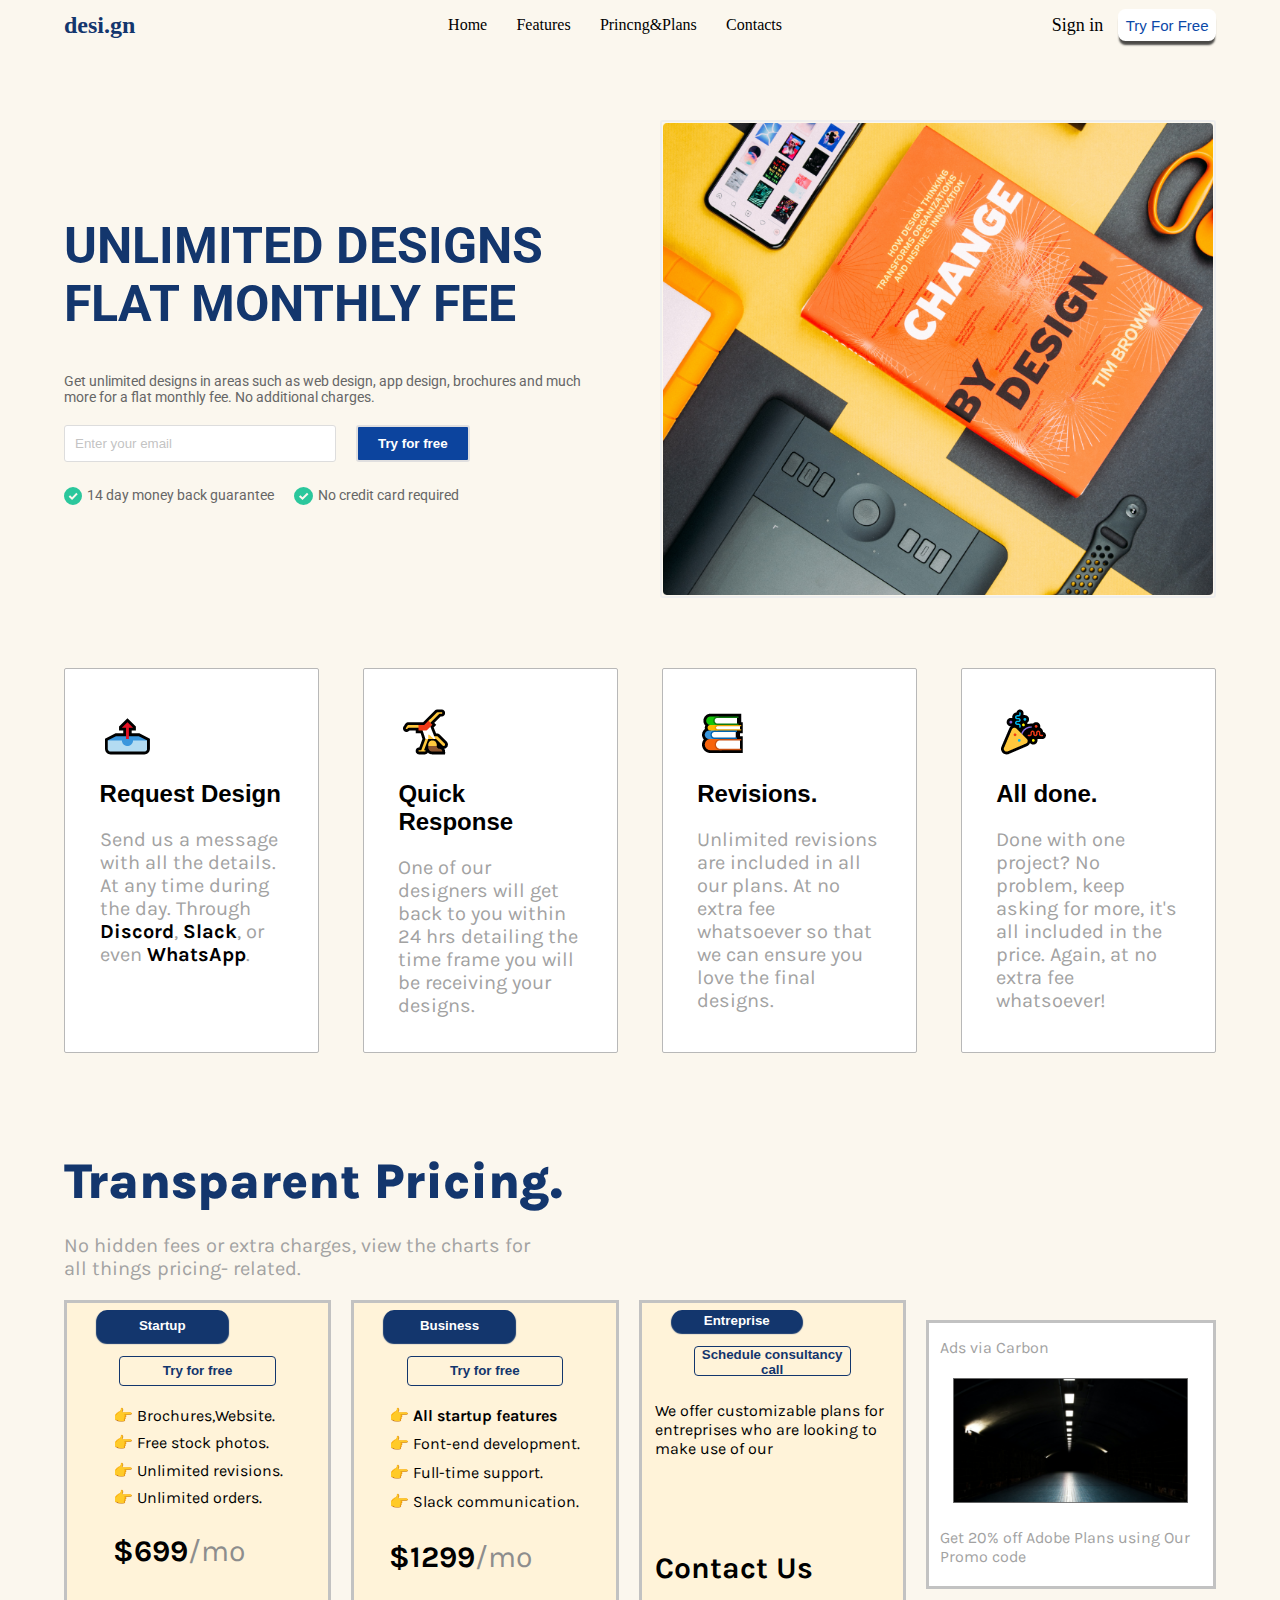
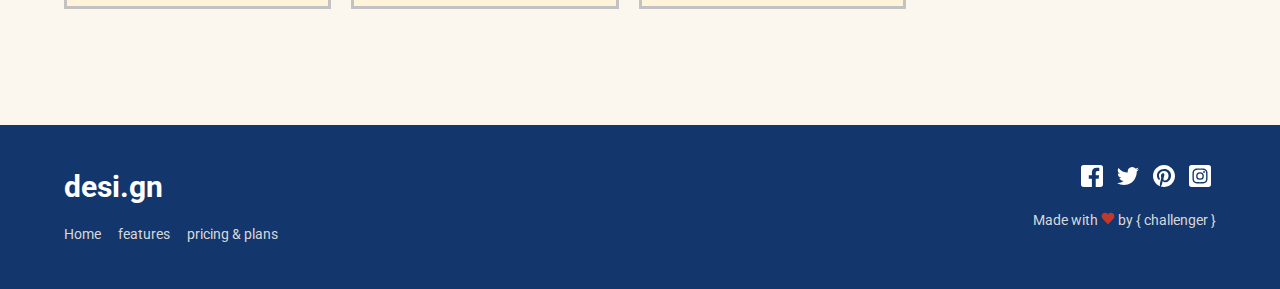
<file: index.html>
<!DOCTYPE html>
<html lang="en">
  <head>
    <meta charset="UTF-8" />
    <meta http-equiv="X-UA-Compatible" content="IE=edge" />
    <meta name="viewport" content="width=device-width, initial-scale=1.0" />
    <title>Contact and landing page of desi.gn website</title>
    <link rel="preconnect" href="https://fonts.googleapis.com" />
    <link rel="preconnect" href="https://fonts.gstatic.com" crossorigin />
    <link
      href="https://fonts.googleapis.com/css2?family=Roboto:wght@400;500;700&display=swap"
      rel="stylesheet"
    />
    <link
      href="https://fonts.googleapis.com/css2?family=Karla:wght@200&display=swap"
      rel="stylesheet"
    />
    <link rel="stylesheet" href="css/style.css" />
  </head>
  <body>
    <!-- Start nav-bar -->
    <header>
      <div class="logo header__nav">
        <svg
          xmlns="http://www.w3.org/2000/svg"
          width="82"
          height="32"
          viewBox="0 0 82 32"
        >
          <text
            id="logo"
            transform="translate(0 26)"
            fill="#13366d"
            font-size="24"
            font-family="SegoeUI-Bold, Segoe UI"
            font-weight="700"
          >
            <tspan x="0" y="0">desi.gn</tspan>
          </text>
        </svg>
      </div>
      <div class="toog header__nav">
        <svg
          xmlns="http://www.w3.org/2000/svg"
          xmlns:xlink="http://www.w3.org/1999/xlink"
          width="50"
          height="42"
          viewBox="0 0 63 42"
        >
          <defs>
            <pattern
              id="pattern"
              preserveAspectRatio="xMidYMid slice"
              width="100%"
              height="100%"
              viewBox="0 0 1200 1200"
            >
              <image
                width="1200"
                height="1200"
                xlink:href="[data-uri]"
              />
            </pattern>
          </defs>
          <rect
            id="Hamburger_icon.svg"
            width="63"
            height="42"
            fill="url(#pattern)"
          />
        </svg>
      </div>
      <nav class="nav__bar header__nav">
        <ul>
          <li><a href="index.html">Home</a></li>
          <li><a href="#features_section">Features</a></li>
          <li><a href="#pricing_section">Princng&Plans</a></li>
          <li><a href="template/contact.html">Contacts</a></li>
        </ul>
      </nav>
      <div class="sign">
        <div>
          <a href="template/sign_in.html">Sign in</a>
        </div>
        <button>Try For Free</button>
      </div>
    </header>
    <!-- end nav-bar -->

    <!-- Start Hero Section -->
    <main>
      <section id="heros_section" class="hero-section container">
        <div class="hero__content">
          <div class="hero__image">
            <img src="./asseets/images/BG_Hero.png" alt="change by design" />
          </div>
          <div class="hero__text">
            <div class="hero__text__content">
              <h1 class="hero__title">Unlimited designs flat monthly fee</h1>
              <p class="hero__description">
                Get unlimited designs in areas such as web design, app design,
                brochures and much more for a flat monthly fee. No additional
                charges.
              </p>
              <form class="hero__form">
                <input
                  type="text"
                  class="hero__input"
                  placeholder="Enter your email"
                />
                <button class="hero__btn">Try for free</button>
              </form>
              <ul class="hero__list">
                <li class="hero__list__item">
                  <img
                    src="./asseets/images/Checkmark.svg"
                    alt="checklist"
                  /><span>14 day money back guarantee</span>
                </li>
                <li class="hero__list__item">
                  <img
                    src="./asseets/images/Checkmark.svg"
                    alt="checklist"
                  /><span>No credit card required</span>
                </li>
              </ul>
            </div>
          </div>
        </div>
      </section>
      <!-- End Hero Section -->

      <!-- start features section -->
      <div id="features_section" class="test__parent">
        <div class="item">
          <img src="asseets/images/📤.png" alt="photo" />
          <h2 class="col">Request Design</h2>
          <p class="para">
            Send us a message with all the details. At any time during the day.
            Through <strong class="col">Discord</strong>,
            <strong class="col">Slack</strong>, or even
            <strong class="col">WhatsApp</strong>.
          </p>
        </div>
        <div class="item">
          <img src="asseets/images/🤸.png" alt="photo" />
          <h2 class="col">Quick Response</h2>
          <p class="para">
            One of our designers will get back to you within 24 hrs detailing
            the time frame you will be receiving your designs.
          </p>
        </div>
        <div class="item">
          <img src="asseets/images/📚.png" alt="photo" />
          <h2 class="col">Revisions.</h2>
          <p class="para">
            Unlimited revisions are included in all our plans. At no extra fee
            whatsoever so that we can ensure you love the final designs.
          </p>
        </div>
        <div class="item">
          <img src="asseets/images/🎉.png" alt="photo" />
          <h2 class="col">All done.</h2>
          <p class="para">
            Done with one project? No problem, keep asking for more, it's all
            included in the price. Again, at no extra fee whatsoever!
          </p>
        </div>
      </div>

      <!-- end features section -->

      <!-- start Pricing Section -->
      <section id="pricing_section">
        <div class="para">
          <h2>Transparent Pricing.</h2>
          <p>
            No hidden fees or extra charges, view the charts for all things
            pricing- related.
          </p>
        </div>
        <div class="pricing">
          <div class="startup">
            <button class="star">Startup</button>
            <button class="try">Try for free</button>
            <ul>
              <li>👉 Brochures,Website.</li>
              <li>👉 Free stock photos.</li>
              <li>👉 Unlimited revisions.</li>
              <li>👉 Unlimited orders.</li>
              <li class="valeur">
                <strong class="changement">$699</strong>/mo
              </li>
            </ul>
          </div>
          <div class="startup">
            <button class="star">Business</button>
            <button class="try">Try for free</button>
            <ul>
              <li>👉 <strong>All startup features</strong></li>
              <li>👉 Font-end development.</li>
              <li>👉 Full-time support.</li>
              <li>👉 Slack communication.</li>
              <li class="valeur">
                <strong class="changement">$1299</strong>/mo
              </li>
            </ul>
          </div>

          <div class="startup">
            <button class="star ent">Entreprise</button>
            <button class="try">Schedule consultancy call</button>
            <ul>
              <li id="per">
                We offer customizable plans for entreprises who are looking to
                make use of our
              </li>
              <li id="contact">Contact Us</li>
            </ul>
          </div>
          <div class="startup ads">
            <ul>
              <li>Ads via Carbon</li>
              <li>
                <img src="asseets/images/ads.png" id="image" alt="photo" />
              </li>
              <li>Get 20% off Adobe Plans using Our Promo code</li>
            </ul>
          </div>
        </div>
      </section>
    </main>
    <!-- Start Footer Section-->
    <footer class="footer-section">
      <div class="footer__content container">
        <div class="footer__left">
          <div class="footer__logo">
            <h2>desi.gn</h2>
          </div>
          <ul class="footer__list">
            <li class="footer__item"><a href="#">Home</a></li>
            <li class="footer__item"><a href="#">features</a></li>
            <li class="footer__item"><a href="#">pricing & plans</a></li>
          </ul>
        </div>
        <div class="footer__right">
          <div class="footer__icons">
            <img src="./asseets/images/fb.svg" alt="facebook" />
            <img src="./asseets/images/twit.svg" alt="twiter" />
            <img src="./asseets/images/pint.svg" alt="pintrest" />
            <img src="./asseets/images/insta.svg" alt="intagram" />
          </div>
          <p class="footer__copyright">
            Made with <img src="./asseets/images/heart.svg" alt="heart" /> by {
            challenger }
          </p>
        </div>
      </div>
    </footer>
    <!-- End Footer Section-->
  </body>
</html>
</file>
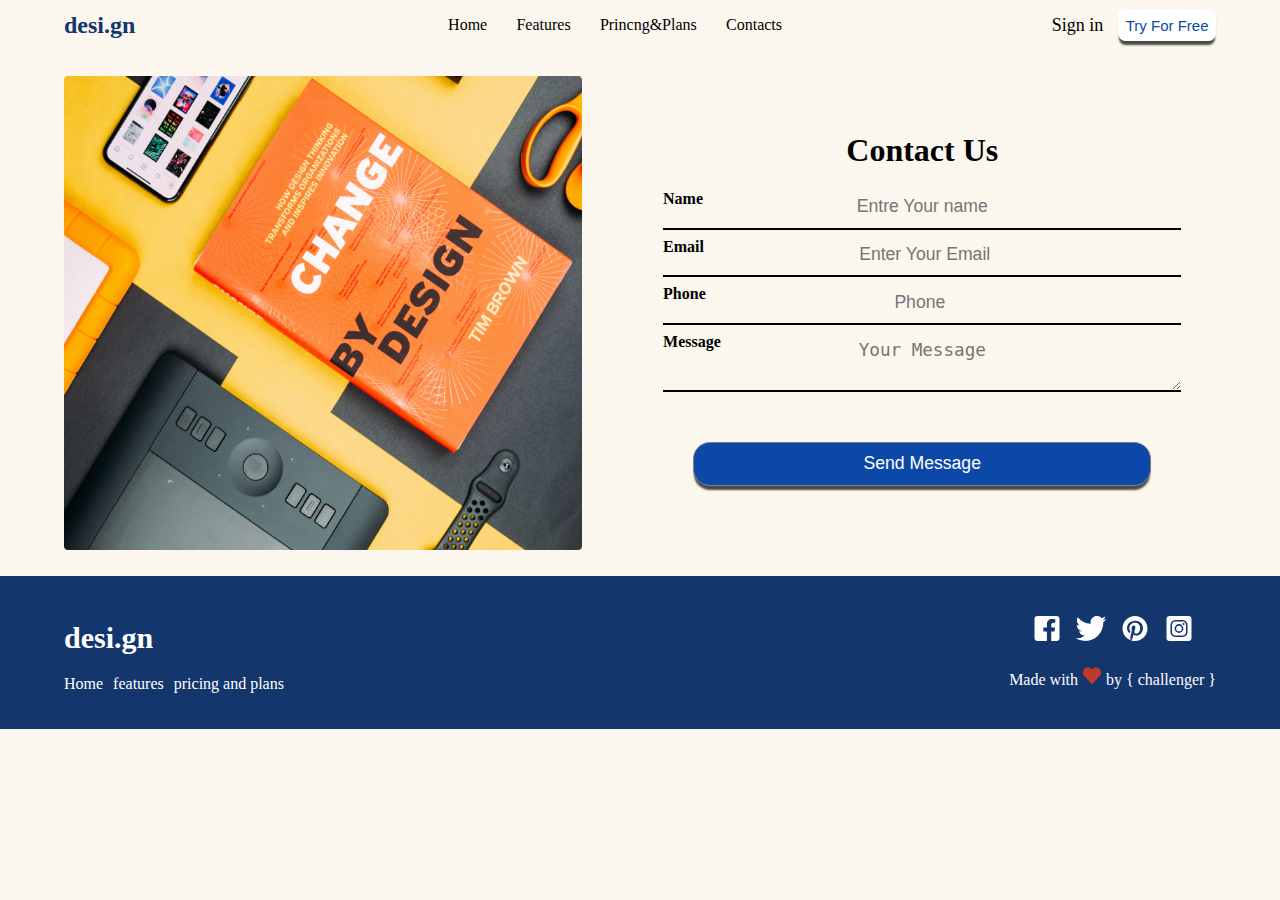
<file: template/contact.html>
<!DOCTYPE html>
<html lang="en">
  <head>
    <meta charset="UTF-8" />
    <meta http-equiv="X-UA-Compatible" content="IE=edge" />
    <meta name="viewport" content="width=device-width, initial-scale=1.0" />
    <title>Sign in</title>
    <link rel="stylesheet" href="../css/stylecontact.css" />
  </head>

  <body>
    <!-- Start nav-bar -->
    <header>
      <div class="logo">
      <a href="../index.html">
        <svg
        xmlns="http://www.w3.org/2000/svg"
        width="82"
        height="32"
        viewBox="0 0 82 32"
      >
        <text
          id="logo"
          transform="translate(0 26)"
          fill="#13366d"
          font-size="24"
          font-family="SegoeUI-Bold, Segoe UI"
          font-weight="700"
        >
          <tspan x="0" y="0">desi.gn</tspan>
        </text>
      </svg>
      </a>
      </div>
      <div class="toog">
        <svg
          xmlns="http://www.w3.org/2000/svg"
          xmlns:xlink="http://www.w3.org/1999/xlink"
          width="50"
          height="42"
          viewBox="0 0 63 42"
        >
          <defs>
            <pattern
              id="pattern"
              preserveAspectRatio="xMidYMid slice"
              width="100%"
              height="100%"
              viewBox="0 0 1200 1200"
            >
              <image
                width="1200"
                height="1200"
                xlink:href="[data-uri]"
              />
            </pattern>
          </defs>
          <rect
            id="Hamburger_icon.svg"
            width="63"
            height="42"
            fill="url(#pattern)"
          />
        </svg>
      </div>
      <nav class="nav__bar">
        <ul>
          <li><a href="../index.html">Home</a></li>
          <li><a href="../index.html">Features</a></li>
          <li><a href="../index.html">Princng&Plans</a></li>
          <li><a href="contact.html">Contacts</a></li>
        </ul>
      </nav>
      <div class="sign">
        <div>
          <a href="../template/sign_in.html">Sign in</a>
        </div>
        <button>Try For Free</button>
      </div>
    </header>
<!-- end nav-bar -->

  <main>
    <section class="parent_contact">
        <div class="image_contact">
          <img src="../asseets/images/BG_Hero.png" alt="photo" />
        </div>
        <div class="formulaire">
          <form>
            <h1 class="child__form">Contact Us</h1>
            <div class="child__form">
              <label for="name"><strong>Name</strong> </label><br />
              <input
                type="text"
                id="name"
                name="name"
                placeholder="Entre Your name"
                class="input"
                required
              /><br />
            </div>
            <div class="child__form">
              <label for="Email"><strong>Email </strong></label><br />
              <input
                type="text"
                id="Email"
                name="Email"
                placeholder=" Enter Your Email"
                class="input"
                required
              /><br />
            </div>
            <div class="child__form">
              <label for="Phone"><strong>Phone </strong></label><br />
              <input
                type="text"
                id="Phone"
                name="Phone"
                placeholder="Phone "
                class="input"
              /><br />
            </div>
            <div class="child__form">
              <label for="Message"><strong>Message </strong></label><br />
              <textarea
                id="Message"
                placeholder="Your Message"
                class="Message"
              ></textarea>
            </div>
            <div class="child__form btn">
              <input type="submit" value="Send Message" id="btn" class="input" />
            </div>
          </form>
        </div>
      </section>
    </main>
    <!-- start Footer-->
    <footer class="footer-section">
      <div class="footer__content container">
        <div class="footer__left">
          <div class="footer__logo">
            <h2>desi.gn</h2>
          </div>
          <ul class="footer__list">
            <li class="footer__item">Home</li>
            <li class="footer__item">features</li>
            <li class="footer__item">pricing and plans</li>
          </ul>
        </div>
        <div class="footer__right">
          <div class="footer__icons">
            <img src="../asseets/images/fb.svg" alt="facebook" />
            <img src="../asseets/images/twit.svg" alt="twiter" />
            <img src="../asseets/images/pint.svg" alt="pintrest" />
            <img src="../asseets/images/insta.svg" alt="intagram" />
          </div>
          <p class="footer__copyright">
            Made with <img src="../asseets/images/heart.svg" alt="heart" /> by {
            challenger }
          </p>
        </div>
      </div>
    </footer>
    <!-- end Footer-->
  </body>
</html>
</file>
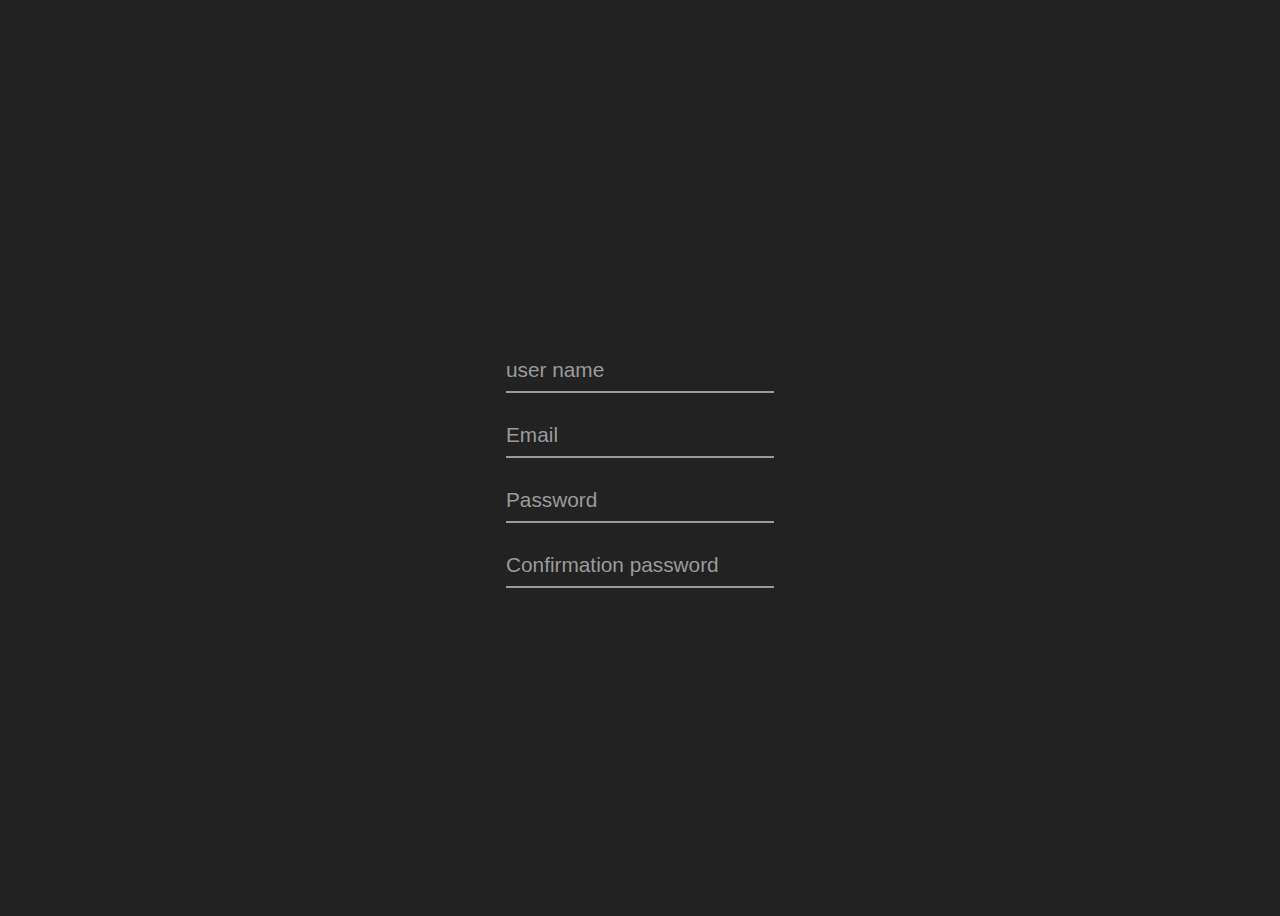
<file: template/form.html>
<!DOCTYPE html>
<html lang="en">
  <head>
    <meta charset="UTF-8" />
    <meta http-equiv="X-UA-Compatible" content="IE=edge" />
    <meta name="viewport" content="width=device-width, initial-scale=1.0" />
    <title>form</title>
    <link rel="stylesheet" href="../css/form.css" />
  </head>
  <body>
    <header></header>
    <main>
      <form>
        <div class="form__group field">
          <input
            type="input"
            class="form__field"
            placeholder="User-name"
            name="user-name"
            id="User-name"
            required
          />
          <label for="name" class="form__label">user name</label>
        </div>
        <div class="form__group field">
          <input
            type="input"
            class="form__field"
            placeholder="Email"
            name="email"
            id="email"
            required
          />
          <label for="email" class="form__label">Email</label>
        </div>
        <div class="form__group field">
          <input
            type="input"
            class="form__field"
            placeholder="
            Password"
            name="password"
            id="password"
            required
          />
          <label for="name" class="form__label">Password</label>
        </div>
        <div class="form__group field">
          <input
            type="input"
            class="form__field"
            placeholder="Confirmation password"
            name="password"
            id="password"
            required
          />
          <label for="name" class="form__label">Confirmation password</label>
        </div>
      </form>
    </main>
    <footer></footer>
  </body>
</html>
</file>
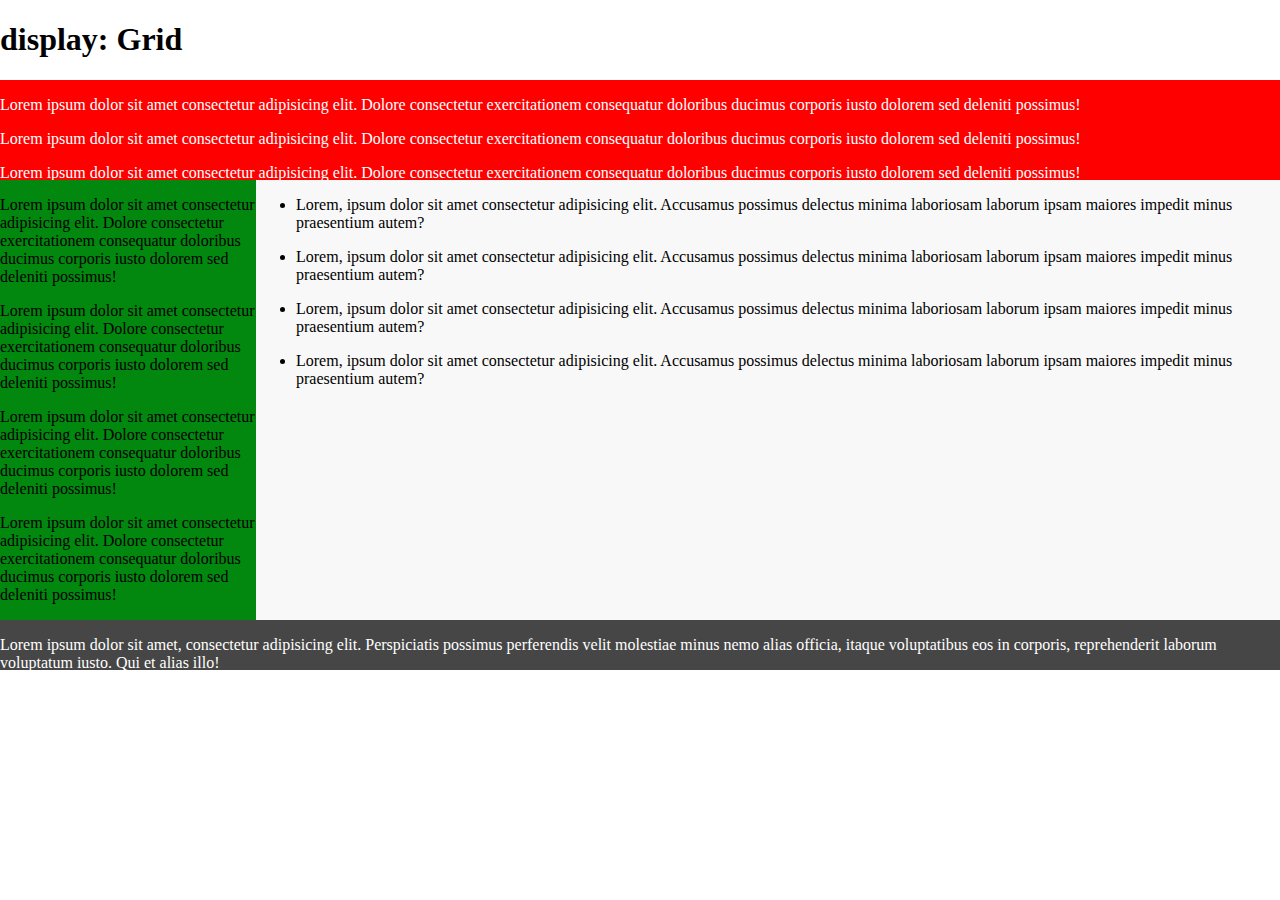
<file: template/grid.html>
<!DOCTYPE html>
<html lang="en">
  <head>
    <meta charset="UTF-8" />
    <meta http-equiv="X-UA-Compatible" content="IE=edge" />
    <meta name="viewport" content="width=device-width, initial-scale=1.0" />
    <title>grid</title>
    <link rel="stylesheet" href="css/grid.css" />
  </head>
  <body>
    <h1>display: Grid</h1>
    <section class="site">
      <header class="header">
        <p>
          Lorem ipsum dolor sit amet consectetur adipisicing elit. Dolore
          consectetur exercitationem consequatur doloribus ducimus corporis
          iusto dolorem sed deleniti possimus!
        </p>
        <p>
          Lorem ipsum dolor sit amet consectetur adipisicing elit. Dolore
          consectetur exercitationem consequatur doloribus ducimus corporis
          iusto dolorem sed deleniti possimus!
        </p>
        <p>
          Lorem ipsum dolor sit amet consectetur adipisicing elit. Dolore
          consectetur exercitationem consequatur doloribus ducimus corporis
          iusto dolorem sed deleniti possimus!
        </p>
        <p>
          Lorem ipsum dolor sit amet consectetur adipisicing elit. Dolore
          consectetur exercitationem consequatur doloribus ducimus corporis
          iusto dolorem sed deleniti possimus!
        </p>
      </header>
      <article class="body">
        <p>
          Lorem ipsum dolor sit amet consectetur adipisicing elit. Dolore
          consectetur exercitationem consequatur doloribus ducimus corporis
          iusto dolorem sed deleniti possimus!
        </p>
        <p>
          Lorem ipsum dolor sit amet consectetur adipisicing elit. Dolore
          consectetur exercitationem consequatur doloribus ducimus corporis
          iusto dolorem sed deleniti possimus!
        </p>
        <p>
          Lorem ipsum dolor sit amet consectetur adipisicing elit. Dolore
          consectetur exercitationem consequatur doloribus ducimus corporis
          iusto dolorem sed deleniti possimus!
        </p>
        <p>
          Lorem ipsum dolor sit amet consectetur adipisicing elit. Dolore
          consectetur exercitationem consequatur doloribus ducimus corporis
          iusto dolorem sed deleniti possimus!
        </p>
      </article>
      <aside class="sidebar">
        <div>
          <ul>
            <li>
              Lorem, ipsum dolor sit amet consectetur adipisicing elit.
              Accusamus possimus delectus minima laboriosam laborum ipsam
              maiores impedit minus praesentium autem?
            </li>
          </ul>
          <ul>
            <li>
              Lorem, ipsum dolor sit amet consectetur adipisicing elit.
              Accusamus possimus delectus minima laboriosam laborum ipsam
              maiores impedit minus praesentium autem?
            </li>
          </ul>
          <ul>
            <li>
              Lorem, ipsum dolor sit amet consectetur adipisicing elit.
              Accusamus possimus delectus minima laboriosam laborum ipsam
              maiores impedit minus praesentium autem?
            </li>
          </ul>
          <ul>
            <li>
              Lorem, ipsum dolor sit amet consectetur adipisicing elit.
              Accusamus possimus delectus minima laboriosam laborum ipsam
              maiores impedit minus praesentium autem?
            </li>
          </ul>
        </div>
      </aside>
      <footer class="footer">
        <p>
          Lorem ipsum dolor sit amet, consectetur adipisicing elit. Perspiciatis
          possimus perferendis velit molestiae minus nemo alias officia, itaque
          voluptatibus eos in corporis, reprehenderit laborum voluptatum iusto.
          Qui et alias illo!
        </p>
        <p>
          Optio accusamus aut voluptates sapiente laboriosam autem quisquam a
          nostrum enim. Iusto, corrupti libero laborum illo iste dolor neque
          cumque sequi mollitia reprehenderit excepturi quidem placeat officiis
          dicta natus suscipit!
        </p>
        <p>
          Soluta quo optio incidunt placeat, aliquam fugiat illo praesentium
          perspiciatis saepe quibusdam ut molestiae dolorum ratione tenetur ipsa
          corporis est quidem magnam corrupti cumque possimus nihil? Reiciendis
          accusamus exercitationem ullam.
        </p>
      </footer>
    </section>
  </body>
</html>
</file>
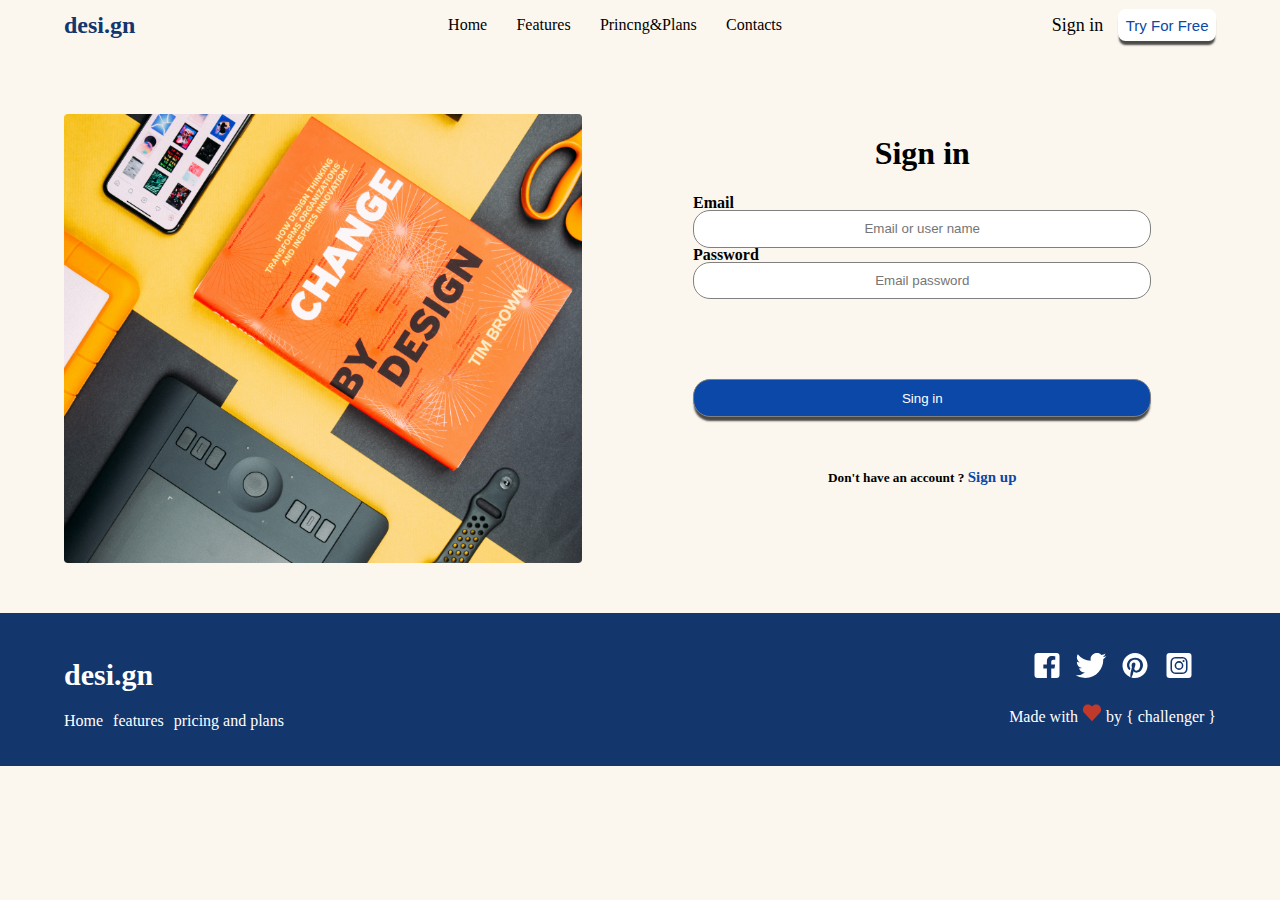
<file: template/sign_in.html>
<!DOCTYPE html>
<html lang="en">

<head>
    <meta charset="UTF-8">
    <meta http-equiv="X-UA-Compatible" content="IE=edge">
    <meta name="viewport" content="width=device-width, initial-scale=1.0">
    <title>Sign in</title>
    <link rel="stylesheet" href="../css/sign_in.css">

</head>

<body>
  <main>
    <!-- Start nav-bar -->
    <header>
        <div class="logo">
          <a href="../index.html">
            <svg
            xmlns="http://www.w3.org/2000/svg"
            width="82"
            height="32"
            viewBox="0 0 82 32"
          >
            <text
              id="logo"
              transform="translate(0 26)"
              fill="#13366d"
              font-size="24"
              font-family="SegoeUI-Bold, Segoe UI"
              font-weight="700"
            >
              <tspan x="0" y="0">desi.gn</tspan>
            </text>
          </svg>
          </a>
        </div>
        <div class="toog">
            <svg xmlns="http://www.w3.org/2000/svg" xmlns:xlink="http://www.w3.org/1999/xlink" width="50" height="42" viewBox="0 0 63 42">
                <defs>
                  <pattern id="pattern" preserveAspectRatio="xMidYMid slice" width="100%" height="100%" viewBox="0 0 1200 1200">
                    <image width="1200" height="1200" xlink:href="[data-uri]"/>
                  </pattern>
                </defs>
                <rect id="Hamburger_icon.svg" width="63" height="42" fill="url(#pattern)"/>
              </svg>                  
        </div>
        <nav class="nav__bar">
            <ul>
                <li><a href="../index.html">Home</a></li>
                <li><a href="../index.html">Features</a></li>
                <li><a href="../index.html">Princng&Plans</a></li>
                <li><a href="../template/contact.html">Contacts</a></li>
            </ul>
        </nav>
        <div class="sign">
            <div>
                <a href="sign_in.html">Sign in</a>
            </div>
            <button>Try For Free</button>
        </div>
    </header>
<!-- end nav-bar -->
    <section class="parent_sign_in">
        <div class="image_sign_in">
            <img src="../asseets/images/BG_Hero.png" alt="photo" >
        </div>
        <div class="formulaire">
            <form>
                <h1 class="child__form">Sign in</h1>
                <div class="child__form">
                    <label for="mail"><strong>Email</strong> </label><br>
                    <input required type="text" id="mail" name="mail" placeholder="Email or user name" class="input"><br>
                </div>
                <div class="child__form">
                    <label for="pass"><strong>Password </strong></label><br>
                    <input required type="text" id="pass" name="pass" placeholder="Email password" class="input"><br>
                </div>
                <div class="child__form btn" >
                    <input type="submit" value="Sing in" id="btn" class="input">
                    <h5>Don't have an account ? <a href="sing_up.html">Sign up</a></h5>  
                </div>
            </form>
        </div>
    </section>
     <!-- start Footer-->
     <footer class="footer-section">
        <div class="footer__content container">
          <div class="footer__left">
            <div class="footer__logo">
              <h2>desi.gn</h2>
            </div>
            <ul class="footer__list">
              <li class="footer__item">Home</li>
              <li class="footer__item">features</li>
              <li class="footer__item">pricing and plans</li>
            </ul>
          </div>
          <div class="footer__right">
            <div class="footer__icons">
              <img src="../asseets/images/fb.svg" alt="facebook" />
              <img src="../asseets/images/twit.svg" alt="twiter" />
              <img src="../asseets/images/pint.svg" alt="pintrest" />
              <img src="../asseets/images/insta.svg" alt="intagram" />
            </div>
            <p class="footer__copyright">
              Made with <img src="../asseets/images/heart.svg" alt="heart" /> by {
              challenger }
            </p>
          </div>
        </div>
      </footer>
      <!-- end Footer-->
    </main>
</body>

</html>
</file>
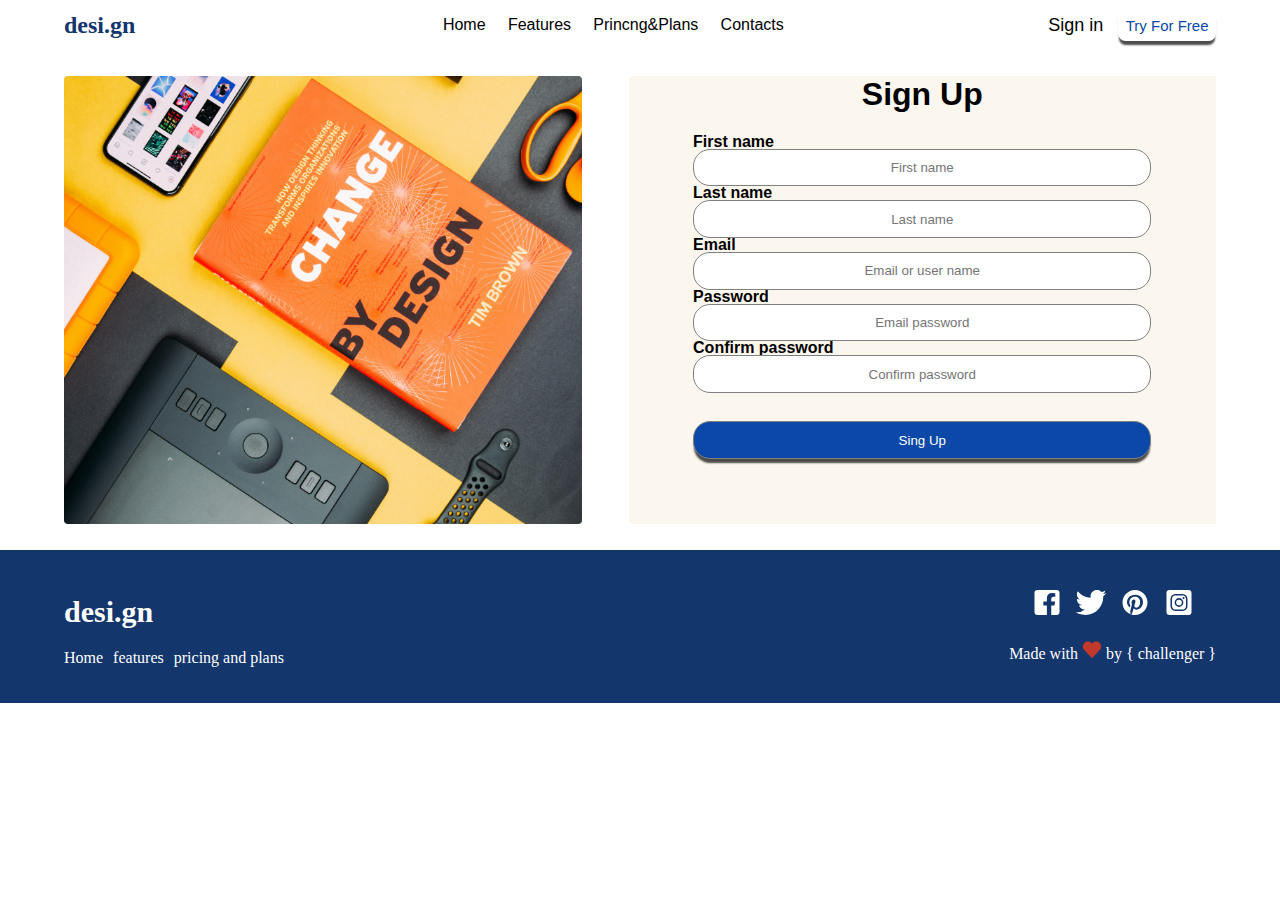
<file: template/sing_up.html>
<!DOCTYPE html>
<html lang="en">

<head>
    <meta charset="UTF-8">
    <meta http-equiv="X-UA-Compatible" content="IE=edge">
    <meta name="viewport" content="width=device-width, initial-scale=1.0">
    <title>Sign up</title>
    <link rel="stylesheet" href="../css/sign_up.css">

</head>

<body>
    <main>
   <!-- Start nav-bar -->
   <header>
        <div class="logo">
            <a href="../index.html">
                <svg
                xmlns="http://www.w3.org/2000/svg"
                width="82"
                height="32"
                viewBox="0 0 82 32"
              >
                <text
                  id="logo"
                  transform="translate(0 26)"
                  fill="#13366d"
                  font-size="24"
                  font-family="SegoeUI-Bold, Segoe UI"
                  font-weight="700"
                >
                  <tspan x="0" y="0">desi.gn</tspan>
                </text>
              </svg>
              </a>
        </div>
        <div class="toog">
            <svg xmlns="http://www.w3.org/2000/svg" xmlns:xlink="http://www.w3.org/1999/xlink" width="50" height="42" viewBox="0 0 63 42">
                <defs>
                <pattern id="pattern" preserveAspectRatio="xMidYMid slice" width="100%" height="100%" viewBox="0 0 1200 1200">
                    <image width="1200" height="1200" xlink:href="[data-uri]"/>
                </pattern>
                </defs>
                <rect id="Hamburger_icon.svg" width="63" height="42" fill="url(#pattern)"/>
            </svg>                  
        </div>
        <nav class="nav__bar">
            <ul>
                <li><a href="../index.html">Home</a></li>
                <li><a href="../index.html">Features</a></li>
                <li><a href="../index.html">Princng&Plans</a></li>
                <li><a href="contact.html">Contacts</a></li>
            </ul>
        </nav>
        <div class="sign">
            <div>
                <a href="../template/sign_in.html">Sign in</a>
            </div>
            <button>Try For Free</button>
        </div>
    </header>
<!-- end nav-bar -->
    <section class="parent_sign_up">
        <div class="image_sign_up">
            <img src="../asseets/images/BG_Hero.png" alt="photo">
        </div>
        <div class="formulaire">
            <form>
                <h1 class="child__form">Sign Up</h1>
                <div class="child__form">
                    <label  for="f_name"><strong>First name</strong></label><br>
                    <input required type="text" id="f_name" name="f_name" placeholder="First name" class="input"><br>
                </div>
                <div class="child__form">
                    <label  for="l_name"><strong>Last name</strong></label><br>
                    <input required type="text" id="l_name" name="l_name" placeholder="Last name" class="input"><br>
                </div>
                
                <div class="child__form">
                    <label  for="name"><strong>Email</strong> </label><br>
                    <input required type="text" id="name" name="name" placeholder="Email or user name" class="input"><br>
                </div>
                <div class="child__form">
                    <label  for="pass_w1"><strong>Password </strong></label><br>
                    <input required type="text" id="pass_w1" name="pass" placeholder="Email password" class="input"><br>
                </div>
                <div class="child__form">
                    <label  for="pass_w2"><strong>Confirm password </strong></label><br>
                    <input required type="text" id="pass_w2" name="pass" placeholder="Confirm password" class="input"><br>
                </div>


                <div class="child__form btn" >
                    <input type="submit" value="Sing Up" id="btn" class="input">  
                </div>
                

            </form>
        </div>
    </section>
     <!-- start Footer-->
     <footer class="footer-section">
        <div class="footer__content container">
          <div class="footer__left">
            <div class="footer__logo">
              <h2>desi.gn</h2>
            </div>
            <ul class="footer__list">
              <li class="footer__item">Home</li>
              <li class="footer__item">features</li>
              <li class="footer__item">pricing and plans</li>
            </ul>
          </div>
          <div class="footer__right">
            <div class="footer__icons">
              <img src="../asseets/images/fb.svg" alt="facebook" />
              <img src="../asseets/images/twit.svg" alt="twiter" />
              <img src="../asseets/images/pint.svg" alt="pintrest" />
              <img src="../asseets/images/insta.svg" alt="intagram" />
            </div>
            <p class="footer__copyright">
              Made with <img src="../asseets/images/heart.svg" alt="heart" /> by {
              challenger }
            </p>
          </div>
        </div>
      </footer>
      <!-- end Footer-->
    </main>
</body>

</html>
</file>
<file: css/style.css>
body {
  margin: 0;
  padding: 0;
  width: 100%;
  height: auto;
  background-color: #fbf7ee;
}

header {
  display: flex;
  justify-content: space-between;
  align-items: center;
  margin: 0 5%;
}
.toog {
  display: none;
}
.nav__bar {
  width: 35%;
}
.nav__bar ul {
  display: flex;
  justify-content: space-around;
  align-items: center;
  list-style: none;
}
.nav__bar ul li a {
  text-decoration: none;
  color: black;
}

.sign {
  display: flex;
  justify-content: space-between;
  gap: 7.5px;
  align-items: center;
}
.sign div a {
  text-decoration: none;
  color: black;
  cursor: pointer;
  padding: 7.5px;
  font-size: 18px;
}
.sign div a:hover {
  background-color: #0b48a8;
  color: #fff;
  font-size: 18px;
  padding: 7.5px;
  border-radius: 7.5px;
  border: none;
  box-shadow: 0 5px 2px -1px rgba(0, 0, 0, 0.7);
}
.sign button {
  background-color: #ffffff;
  color: #0b48a8;
  font-size: 15px;
  padding: 7.5px;
  border-radius: 7.5px;
  border: none;
  box-shadow: 0 5px 2px -1px rgba(0, 0, 0, 0.7);
}

.sign button:hover {
  background-color: #0b48a8;
  color: white;
  cursor: pointer;
  box-shadow: 0 5px 2px -1px rgba(0, 0, 0, 0.7);
}

/* Start nav-bar */
header {
  display: flex;
  justify-content: space-between;
  align-items: center;
  margin: 0 5%;
}
.toog {
  display: none;
}
.nav__bar {
  width: 35%;
}
.nav__bar ul {
  display: flex;
  justify-content: space-around;
  align-items: center;
  list-style: none;
}
.nav__bar ul li a {
  text-decoration: none;
  color: black;
}

.sign {
  display: flex;
  justify-content: space-between;
  gap: 7.5px;
  align-items: center;
}
.sign div a {
  text-decoration: none;
  color: black;
  cursor: pointer;
  padding: 7.5px;
  font-size: 18px;
}
.sign button {
  background-color: #ffffff;
  color: #0b48a8;
  font-size: 15px;
  padding: 7.5px;
  border-radius: 7.5px;
  border: none;
}

.sign div a:hover {
  background-color: #0b48a8;
  color: #fff;
  font-size: 18px;
  padding: 7.5px;
  border-radius: 7.5px;
  border: none;
}
.sign button:hover {
  background-color: #0b48a8;
  color: white;
  cursor: pointer;
}

@media screen and (max-width: 1080px) {
  .nav__bar {
    width: 50%;
  }
}
@media screen and (max-width: 720px) {
  .nav__bar {
    width: 57.5%;
  }
}
@media screen and (max-width: 663px) {
  .nav__bar {
    display: none;
  }
  .toog {
    display: block;
    margin: 10px 0px;
  }
  .toog:hover {
  
  }
  .sign {
    display: none;
  }
}
/* end nav-bar */

/* Start Hero Section */
.container {
  margin: auto;
  width: 90%;
}

.hero-section {
  margin: 40px auto;
  font-family: roboto, "sans-serif";
}

.hero__content {
  display: flex;
  flex-direction: column;
  align-items: center;
}

.hero__image {
  border: 2px solid #eee;
  border-radius: 3px;
  padding: 1px;
  max-width: 550px;
  overflow: hidden;
}

.hero__image img {
  display: block;
  width: 100%;
  transition: transform 0.5s ease-in-out;
  cursor: pointer;
}

.hero__image:hover img {
  transform: scale(1.1);
}

.hero__text {
  max-width: 550px;
}

.hero__title {
  margin-top: 25px;
  color: #13366d;
  font-size: 30px;
  font-family: roboto, "sans-serif";
  text-transform: uppercase;
}

.hero__description {
  margin-top: 8px;
  color: #666;
  font-size: 14px;
}

.hero__form {
  margin-top: 20px;
  display: flex;
  flex-direction: column;
}

.hero__input {
  margin-bottom: 20px;
  border: 1px solid #ddd;
  border-radius: 3px;
  padding: 7px 10px 10px 7px;
  outline: none;
}

::placeholder {
  color: rgba(170, 170, 170, 0.712);
}

.hero__btn {
  border: 2px solid rgb(224, 223, 223);
  border-radius: 3px;
  padding: 10px 0;
  color: #fff;
  background-color: #0c449e;
  font-weight: bold;
  cursor: pointer;
}

.hero__btn:hover {
  box-shadow: 0 4px 2px -1px rgba(0, 0, 0, 0.5);
}

.hero__list {
  list-style: none;
  margin-top: 25px;
  padding: 0;
}

.hero__list__item {
  display: flex;
  margin-bottom: 5px;
}

.hero__list__item img {
  margin-right: 5px;
}

.hero__list__item span {
  color: #666;
  font-size: 14px;
}

/* Start Media Queries */
@media screen and (min-width: 992px) {
  .hero-section {
    margin: 70px auto;
  }
  .hero__content {
    flex-direction: row;
    justify-content: space-between;
  }

  .hero__image {
    order: 1;
  }

  .hero__text {
    display: flex;
    flex-direction: center;
    justify-content: center;
    align-items: center;
  }

  .hero__title {
    margin-bottom: 40px;
    font-size: 50px;
    text-transform: uppercase;
  }

  .hero__form {
    flex-direction: row;
  }

  .hero__input {
    margin-bottom: 0;
    margin-right: 20px;
    padding: 10px;
    width: 250px;
  }

  .hero__btn {
    padding: 0 20px;
  }

  .hero__list {
    display: flex;
  }
  .hero__list__item {
    margin-right: 20px;
  }
}
/* End Hero Section */

/* start features section */

/* end features section */

/* start Pricing Section */

section {
  margin: 0 5%;
}
.para h2 {
  font-family: "Karla", sans-serif;
  font-size: 35px;
  color: #13366d;
  font-weight: 500;
  width: 100%;
  margin-right: 10%;
  margin-bottom: 2%;
}
.para {
  font-family: "Karla", sans-serif;
  font-size: 15px;
  color: #a2a2a2;
  margin: 0;
  padding: 0;
}
.para p {
  margin-right: 20%;
  margin-top: 0%;
}

.pricing {
  font-family: "Karla", sans-serif;
  margin: 0;
  padding: 0;
  display: flex;
  justify-content: space-around;
  flex-direction: column;
  align-items: center;
}
ul li {
  text-decoration: none;
  list-style: none;
}
.startup {
  border-style: solid;
  border-color: #c2c2c2;
  background-color: #fff3d9;
  font-family: "Karla", sans-serif;
  font-size: 20;
  display: flex;
  align-items: center;
  flex-direction: column;
  width: 100%;
  margin: 0;
  margin-bottom: 10%;
}
.pricing ul li {
  margin-bottom: 5%;
}
.star {
  border: none;
  border-radius: 10px;
  background-color: #13366d;
  box-shadow: 0 2px 1px 1px#13366D;
  font-weight: bold;
  color: #ffffff;
  height: 10%;
  font-style: bold;
  padding: 1% !important;
  align-self: flex-start;
  width: 50%;
  margin-left: 30px !important;
}

button {
  display: block;
}
.try {
  border: solid 1px #13366d;
  height: 10%;
  color: #13366d;
  border-radius: 4px;
  font-weight: bold;
  background-color: transparent;
  width: 60%;
}
.ads {
  border-style: solid;
  border-color: #c2c2c2;
  background-color: white;
  display: flex;
  justify-content: center;
}

#image {
  width: 90%;
  margin-left: 5%;
  margin-right: 5%;
}
.valeur {
  color: #8d8d8d;
  font-size: 30px;
  margin-top: 10%;
}
.changement {
  color: black;
  font-size: 30px;
}

#contact {
  font-size: 30px;
  font-weight: bold;
  margin-top: 50px;
}

.startup * {
  margin: 7.5px 0;
  padding: 0;
}
@media screen and (min-width: 510px) {
  .pricing {
    flex-direction: row;
    flex-wrap: wrap;
  }
  .startup {
    width: 40%;
  }
}
@media screen and (min-width: 720px) {
  .para h2 {
    font-size: 50px;
    margin-right: 50%;
    margin-bottom: 2%;
    font-weight: 900;
  }
  .para p {
    margin-right: 59%;
    margin-top: 0%;
  }
  .pricing {
    flex-direction: row;
    justify-content: space-around;
    align-items: stretch;
    flex-wrap: wrap;
    gap: 20px;
  }
  .try {
    border-color: #13366d;
    height: 30px;
    margin-bottom: 2%;
  }
  .try:hover {
    color: white;
    background-color: #0b48a8;
    box-shadow: 0 4px 2px -1px #000;
  }
  .startup {
    width: 20%;
    flex: 1;
  }
  .ads {
    align-self: center;
    padding-left: 1%;
    padding-right: 1%;
    color: #a2a2a2;
  }

  .valeur {
    padding-top: 10%;
    padding-bottom: 5%;
  }
  #contact {
    margin-bottom: 5%;
    padding-bottom: 0%;
    padding-left: 5%;
    font-weight: 700;
  }
  #per {
    margin-top: 5%;
    padding-left: 5%;
    margin-bottom: 35%;
  }
}
/* start features section */

.test__parent {
  background-color: white;
  font-family: Arial, Helvetica, sans-serif;
  color: #a2a2a2;
  border: 1px solid black;
  margin: 0 5%;
  margin-top: 5%;
  display: flex;
  flex-direction: column;
  justify-content: space-between;
  flex-wrap: wrap;
  gap: 2%;
}

.item {
  background-color: white;
  border: 1px solid #b8b8b8;
  border-radius: 2px;
  margin: 3%;
  padding: 3%;
  width: 88%;
}
.col {
  color: black;
}
.para {
  font-size: 20px;
}

/*------Tablet------*/

@media screen and (min-width: 429px) {
  .test__parent {
    background-color: #fbf7ee;
    flex-direction: row;
    border: none;
  }
  .item {
    width: 40%;
    margin: 0;
    margin-bottom: 5%;
  }
}

/*------Desktop------*/

@media screen and (min-width: 1024px) {
  .item {
    width: 16%;
  }
}
/* end features section */

/* end Pricing Section */

/* Start Footer Section*/
.footer-section {
  padding: 20px 0 40px 0;
  background-color: #13366d;
  font-family: roboto, "sans-serif";
}

.footer__logo h2 {
  color: #fff;
  font-weight: bold;
  font-size: 30px;
  text-align: center;
}

.footer__list {
  display: flex;
  flex-direction: column;
  align-items: center;
  padding: 0;
  color: #fff;
  list-style: none;
}

.footer__item {
  margin-bottom: 10px;
}

.footer__item a {
  margin-right: 7px;
  color: rgb(216, 216, 216);
  text-decoration: none;
  font-size: 14px;
}

.footer__item a:hover {
  color: #e7cf9c;
}

.footer__icons {
  margin: 20px 0;
  text-align: center;
}

.footer__icons img {
  margin: 0 5px;
  width: 22px;
  height: 22px;
}

.footer__copyright {
  margin: 0;
  color: rgb(216, 216, 216);
  text-align: center;
  font-size: 14px;
}

.footer__copyright img {
  width: 14px;
}

/* Start Media Queries */
@media screen and (min-width: 768px) {
  .footer-section {
    padding: 20px 0 30px 0;
  }
  .footer__content {
    display: flex;
    justify-content: space-between;
  }

  .footer__logo h2 {
    margin-bottom: 20px;
    text-align: start;
  }

  .footer__list {
    flex-direction: row;
  }

  .footer__item {
    margin-bottom: 0;
    margin-right: 10px;
  }
  .footer__icons {
    text-align: right;
  }
}

/* End Footer Section */
</file>
<file: css/stylecontact.css>
body {
  margin: 0;
  padding: 0;
  width: 100%;
  height: auto;
  background-color: #fbf7ee;
}
/* Start nav-bar */
header {
  display: flex;
  justify-content: space-between;
  align-items: center;
  margin: 0 5%;
}

.toog {
  display: none;
}
.nav__bar {
  width: 35%;
}
.nav__bar ul {
  display: flex;
  justify-content: space-around;
  align-items: center;
  list-style: none;
}
.nav__bar ul li a {
  text-decoration: none;
  color: black;
  
}

.sign {
  display: flex;
  justify-content: space-between;
  gap: 7.5px;
  align-items: center;
}
.sign div a {
  text-decoration: none;
  color: black;
  cursor: pointer;
  padding: 7.5px;
  font-size: 18px;
}
.sign button {
  background-color: #ffffff;
  color: #0b48a8;
  font-size: 15px;
  padding: 7.5px;
  border-radius: 7.5px;
  border: none;
  box-shadow: 0 5px 2px -1px rgb(0, 0, 0, 0.7);
}

.sign div a:hover {
  box-shadow: 0 5px 2px -1px rgb(0, 0, 0, 0.7);
  background-color: #0b48a8;
  color: #fff;
  font-size: 18px;
  padding: 7.5px;
  border-radius: 7.5px;
  border: none;
}
.sign button:hover {
  
  background-color: #0b48a8;
  color: #fff;
  cursor: pointer;
}
/* --------------- */
.parent_contact {
  margin: 2% 5%;
  display: flex;
  justify-content: space-between;
  text-align: center;
}
.image_contact,
.formulaire {
  width: 45%;
}
.formulaire {
  background-color: #fbf7ee;
  padding: 3%;
}
.image_contact img {
  width: 100%;
  height: 100%;
}
.child__form {
  display: flex;
  flex-direction: column;
}
.formulaire label {
  text-align: left;
  margin-bottom: -30px;
}

.formulaire input,
.formulaire textarea {
  padding: 2% 3%;
  margin: -10px 0px;
  text-align: center;
  border: 0;
  outline: 0;
  border-bottom: 2px black solid;
  background-color: transparent;
  color: gray;
  font-size: 1.1rem;
}
.formulaire input[type="text"]:focus,
.formulaire textarea:focus {
  border: none;
  background-color: #fff;
  transition: border-color 0.2s;
  color: black;
}



.btn input {
  border: 1px solid gray;
  border-radius: 17px;
  background-color: #0b48a8;
  color: white;
  margin: 30px;
  margin-top: 60px;
  cursor: pointer;
  box-shadow: 0 5px 2px -1px rgb(0, 0, 0, 0.7);
}
.btn input:hover {
  background-color: white;
  color: #0b48a8;
}

.btn a {
  text-decoration: none;
  color: #0b48a8;
  font-size: 15px;
}

@media screen and (max-width: 1080px) {
  .nav__bar {
    width: 50%;
  }
}
@media screen and (max-width: 720px) {
  .nav__bar {
    width: 57.5%;
  }
}
@media screen and (max-width: 663px) {
  .nav__bar {
    display: none;
  }
  .toog {
    display: block;
    margin: 10px 0px;
  }
  .sign {
    display: none;
  }

  .image_contact {
    display: none;
  }
  .formulaire {
    width: 100% !important;
  }
}


/* start Footer*/
.container {
  margin: auto;
  width: 90%;
}
.footer-section {
  padding: 20px 0;
  background-color: #13366d;
  font-family: roboto;
}

.footer__logo h2 {
  color: #fff;
  font-weight: bold;
  font-size: 30px;
  text-align: center;
}

.footer__list {
  display: flex;
  flex-direction: column;
  align-items: center;
  padding: 0;
  color: #fff;
  list-style: none;
}

.footer__item {
  margin-bottom: 10px;
}

.footer__icons {
  margin: 20px 0;
  text-align: center;
}

.footer__icons img {
  width: 40px;
  height: 25px;
}

.footer__copyright {
  margin: 0;
  color: #fff;
  text-align: center;
}

.footer__copyright img {
  width: 20px;
}

@media screen and (min-width: 768px) {
  .footer__content {
    display: flex;
    justify-content: space-between;
  }

  .footer__logo h2 {
    margin-bottom: 20px;
    text-align: start;
  }

  .footer__list {
    flex-direction: row;
  }

  .footer__item {
    margin-bottom: 0;
    margin-right: 10px;
  }
}

/* end Footer*/
</file>
<file: css/form.css>
:root {
  --primary: #11998e;
  --secondary: #38ef7d;
  --white: #fff;
  --gray: #9b9b9b;
}
.form__group {
  position: relative;
  padding: 15px 0 0;
  margin-top: 10px;
  width: 100%;
}

.form__field {
  font-family: inherit;
  width: 100%;
  border: 0;
  border-bottom: 2px solid var(--gray);
  outline: 0;
  font-size: 1.3rem;
  color: var(--white);
  padding: 7px 0;
  background: transparent;
  transition: border-color 0.2s;
}
.form__field::placeholder {
  color: transparent;
}

.form__field:placeholder-shown ~ .form__label {
  font-size: 1.3rem;
  cursor: text;
  top: 20px;
}

.form__label {
  position: absolute;
  top: 0;
  display: block;
  transition: 0.2s;
  font-size: 1rem;
  color: var(--gray);
}

.form__field:focus ~ .form__label {
  position: absolute;
  top: 0;
  display: block;
  transition: 0.2s;
  font-size: 1rem;
  color: var(--primary);
  font-weight: 700;
}
.form__field:focus {
  padding-bottom: 6px;
  font-weight: 700;
  border-width: 3px;
  border-image: linear-gradient(to right, var(--primary), var(--secondary));
  border-image-slice: 1;
}
/* reset input */
.form__field:required,
.form__field:invalid {
  box-shadow: none;
}
/* demo */
body {
  font-family: "Poppins", sans-serif;
  display: flex;
  flex-direction: column;
  justify-content: center;
  align-items: center;
  min-height: 100vh;
  font-size: 1.5rem;
  background-color: #222222;
}
</file>
<file: template/css/grid.css>
body {
  margin: 0;
  padding: 0;
  width: 100%;
}
.site {
  display: grid;
  grid-template-rows: 100px 1fr 50px;
  grid-template-columns: 2fr 8fr;
}
.header {
  grid-column: 1 / span 2;
}
.body{
    grid-row: 2 / span 1;
}
.footer{
    grid-row: 3;
    grid-column: 1 / span 2;
}
.sidebar{
    grid-row: 2 / span 1;
}
.body {
  background-color: rgb(2, 136, 14);
  color: rgb(0, 0, 0);
}
.header {
  background-color: rgb(255, 0, 0);
  color: #fff;
}
.sidebar {
  background-color: rgb(248, 248, 248);
  color: rgb(0, 0, 0);
}
.footer {
  background-color: rgb(70, 70, 70);
  color: #fff;
}
</file>
<file: css/sign_in.css>
body {
  margin: 0;
  padding: 0;
  width: 100%;
  height: auto;
  background-color: #fbf7ee;
}
 /* Start nav-bar */
 header{
  display: flex;
  justify-content: space-between;
  align-items: center;
  margin: 0 5%;
}
.toog{
    display: none;
}
.nav__bar{
    width: 35%;
}
.nav__bar ul{
    display: flex;
    justify-content: space-around;
    align-items: center;
    list-style: none;
}
.nav__bar ul li a{
    text-decoration: none;
    color: black;
}

.sign{
    display: flex;
    justify-content: space-between;
    gap: 7.5px;
    align-items: center;
}
.sign div a{
    text-decoration: none;
    color: black;
    cursor: pointer;
    padding: 7.5px;
    font-size: 18px;
}
.sign div a:hover{
  background-color: #0B48A8;
  color: #fff;
  font-size: 18px;
  padding: 7.5px;
  border-radius: 7.5px;
  border: none;
  box-shadow: 0 5px 2px -1px rgba(0, 0, 0, 0.7);
}
.sign button{
  background-color: #ffffff;
  color: #0b48a8;
    font-size: 15px;
    padding: 7.5px;
    border-radius: 7.5px;
    border: none;
    box-shadow: 0 5px 2px -1px rgba(0, 0, 0, 0.7);
}

.sign button:hover{
  background-color: #0B48A8;
  color: #fff;
    cursor: pointer;
    box-shadow: 0 5px 2px -1px rgba(0, 0, 0, 0.7);
}

@media screen and (max-width:1080px) {
  .nav__bar{
      width: 50%;
  }
}
@media screen and (max-width: 720px) {
  .nav__bar {
    width: 57.5%;
  }
}

@media screen and (max-width:663px) {
    .nav__bar{
        display: none;
    }
    .toog{
        display: block;
        margin: 10px 0px;
    }
    .sign{
        display: none;
    }
}
/* end nav-bar */
/* ----------------- */
.parent_sign_in{
  padding-top: 5%;
  margin: 0 5%;
  display: flex;
  justify-content:space-between;
  text-align: center;
}
.image_sign_in, .formulaire{
  width: 45%;
}
.formulaire{
  background-color: #fbf7ee;
 
  padding: 3%;
  padding-top: 0;
}
.image_sign_in img{
   width: 100%;
   height: 100%; 
}
.child__form{
  display: flex;
  flex-direction: column;
}
.formulaire label{
   float: left;
   text-align: left;
   margin-left: 30px;
}

.formulaire input{
padding:2% 3%;
margin: -20px 30px;
border: 1px solid gray;
border-radius: 17px;
text-align: center;
}
.btn{
 
margin-top: 10%;
}
.btn input{
box-shadow: 0 5px 2px -1px rgb(0, 0, 0,0.7);
   background-color: #0b48a8;
   color: white;
   margin: 30px;
}
.btn input:hover{
  background-color: white;
  color: #0b48a8;
}

.btn a{
  text-decoration: none;
  color: #0b48a8;
  font-size: 15px;
}


@media screen and (max-width: 620px) {
    .nav__bar {
      display: none;
    }
    .toog {
      display: block;
      margin: 10px 0px;
    }
    .sign {
      display: none;
    }

    .image_sign_in{
        display: none;

    }
    .formulaire{
      border-radius: 17px;
        width: 100% !important;
    }
    
  }


@media screen and (max-width: 1080px) {
  .nav__bar {
    width: 50%;
  }
}



/* start Footer*/
.footer-section {
  padding: 20px 0;
  margin-top: 50px;
  background-color: #13366d;
  font-family: roboto;
}

.footer__logo h2 {
  color: #fff;
  font-weight: bold;
  font-size: 30px;
  text-align: center;
}

.footer__list {
  display: flex;
  flex-direction: column;
  align-items: center;
  padding: 0;
  color: #fff;
  list-style: none;
}

.footer__item {
  margin-bottom: 10px;
}

.footer__icons {
  margin: 20px 0;
  text-align: center;
}

.footer__icons img {
  width: 40px;
  height: 25px;
}

.footer__copyright {
  margin: 0;
  color: #fff;
  text-align: center;
}

.footer__copyright img {
  width: 20px;
}

@media screen and (min-width: 768px) {
  .footer__content {
    display: flex;
    justify-content: space-between;
  }

  .footer__logo h2 {
    margin-bottom: 20px;
    text-align: start;
  }

  .footer__list {
    flex-direction: row;
  }

  .footer__item {
    margin-bottom: 0;
    margin-right: 10px;
  }
}
.container {
  margin: auto;
  width: 90%;
}
/* end Footer*/
</file>
<file: css/sign_up.css>
:root {
  --bgc: #fbf7ee
  --bleu: #0b48a8;
}

body {
  margin: 0;
  padding: 0;
  width: 100%;
  height: auto;
  background-color: var(--bgc);
  font-family: "Segoe UI", Tahoma, Geneva, Verdana, sans-serif;
}

/* Start nav-bar */
header {
  display: flex;
  justify-content: space-between;
  align-items: center;
  margin: 0 5%;
}
.toog {
  display: none;
}
.nav__bar {
  width: 35%;
}
.nav__bar ul {
  display: flex;
  justify-content: space-around;
  align-items: center;
  list-style: none;
}
.nav__bar ul li a {
  text-decoration: none;
  color: black;
}

.sign {
  display: flex;
  justify-content: space-between;
  gap: 7.5px;
  align-items: center;
}
.sign div a {
  text-decoration: none;
  color: black;
  cursor: pointer;
  padding: 7.5px;
  font-size: 18px;
}
.sign div a:hover {
  background-color: #0B48A8;
  color: #fff;
  font-size: 18px;
  padding: 7.5px;
  border-radius: 7.5px;
  border: none;
  box-shadow: 0 5px 2px -1px rgba(0, 0, 0, 0.7);
}
.sign button {
  background-color: #ffffff;
  color: #0b48a8;
  font-size: 15px;
  padding: 7.5px;
  border-radius: 7.5px;
  border: none;
  box-shadow: 0 5px 2px -1px rgba(0, 0, 0, 0.7);
}

.sign button:hover {
  background-color: #0B48A8;
  color: #fff;
  cursor: pointer;
  box-shadow: 0 5px 2px -1px rgba(0, 0, 0, 0.7);
}

@media screen and (max-width: 1080px) {
  .nav__bar {
    width: 50%;
  }
}
@media screen and (max-width: 720px) {
  .nav__bar {
    width: 57.5%;
  }
}
@media screen and (max-width: 663px) {
  .nav__bar {
    display: none;
  }
  .toog {
    display: block;
    margin: 10px 0px;
  }
  .sign {
    display: none;
  }
}
/* end nav-bar */
/*---------------------*/

.parent_sign_up {
  margin: 2% 5%;
  display: flex;
  justify-content: space-between;
  text-align: center;
}
.image_sign_up,
.formulaire {
  width: 45%;
}
.formulaire {
  background-color: #fbf7ee;
  padding: 3%;
  padding-top: 0;
}
.image_sign_up img {
  width: 100%;
  height: 100%;
}
.child__form {
  display: flex;
  flex-direction: column;
  margin: 0;
}
.formulaire h1 {
  margin-bottom: 20px;
}
.formulaire label {
  float: left;
  text-align: left;
  margin-left: 30px;
}

.formulaire input {
  padding: 2% 3%;
  margin: -20px 30px;
  border: 1px solid gray;
  border-radius: 17px;
  text-align: center;
}
.btn input {
  background-color: #0B48A8;
  color: #fff;
  margin: 30px;
  box-shadow: 0 5px 2px -1px rgb(0, 0, 0, 0.7);
}
.btn input:hover {
  background-color: #ffffff;
  color: #0b48a8;
}

@media screen and (max-width: 620px) {
  .nav__bar {
    display: none;
  }
  .toog {
    display: block;
    margin: 10px 0px;
  }
  .sign {
    display: none;
  }

  .image_sign_up {
    display: none;
  }
  .formulaire {
    border-radius: 17px;
    width: 100% !important;
  }
}

@media screen and (max-width: 1080px) {
  .nav__bar {
    width: 50%;
  }
}

/* start Footer*/
.footer-section {
  padding: 20px 0;
  background-color: #13366d;
  font-family: roboto;
}

.footer__logo h2 {
  color: #fff;
  font-weight: bold;
  font-size: 30px;
  text-align: center;
}

.footer__list {
  display: flex;
  flex-direction: column;
  align-items: center;
  padding: 0;
  color: #fff;
  list-style: none;
}

.footer__item {
  margin-bottom: 10px;
}

.footer__icons {
  margin: 20px 0;
  text-align: center;
}

.footer__icons img {
  width: 40px;
  height: 25px;
}

.footer__copyright {
  margin: 0;
  color: #fff;
  text-align: center;
}

.footer__copyright img {
  width: 20px;
}

@media screen and (min-width: 768px) {
  .footer__content {
    display: flex;
    justify-content: space-between;
  }

  .footer__logo h2 {
    margin-bottom: 20px;
    text-align: start;
  }

  .footer__list {
    flex-direction: row;
  }

  .footer__item {
    margin-bottom: 0;
    margin-right: 10px;
  }
}
.container {
  margin: auto;
  width: 90%;
}
/* end Footer*/
</file>
